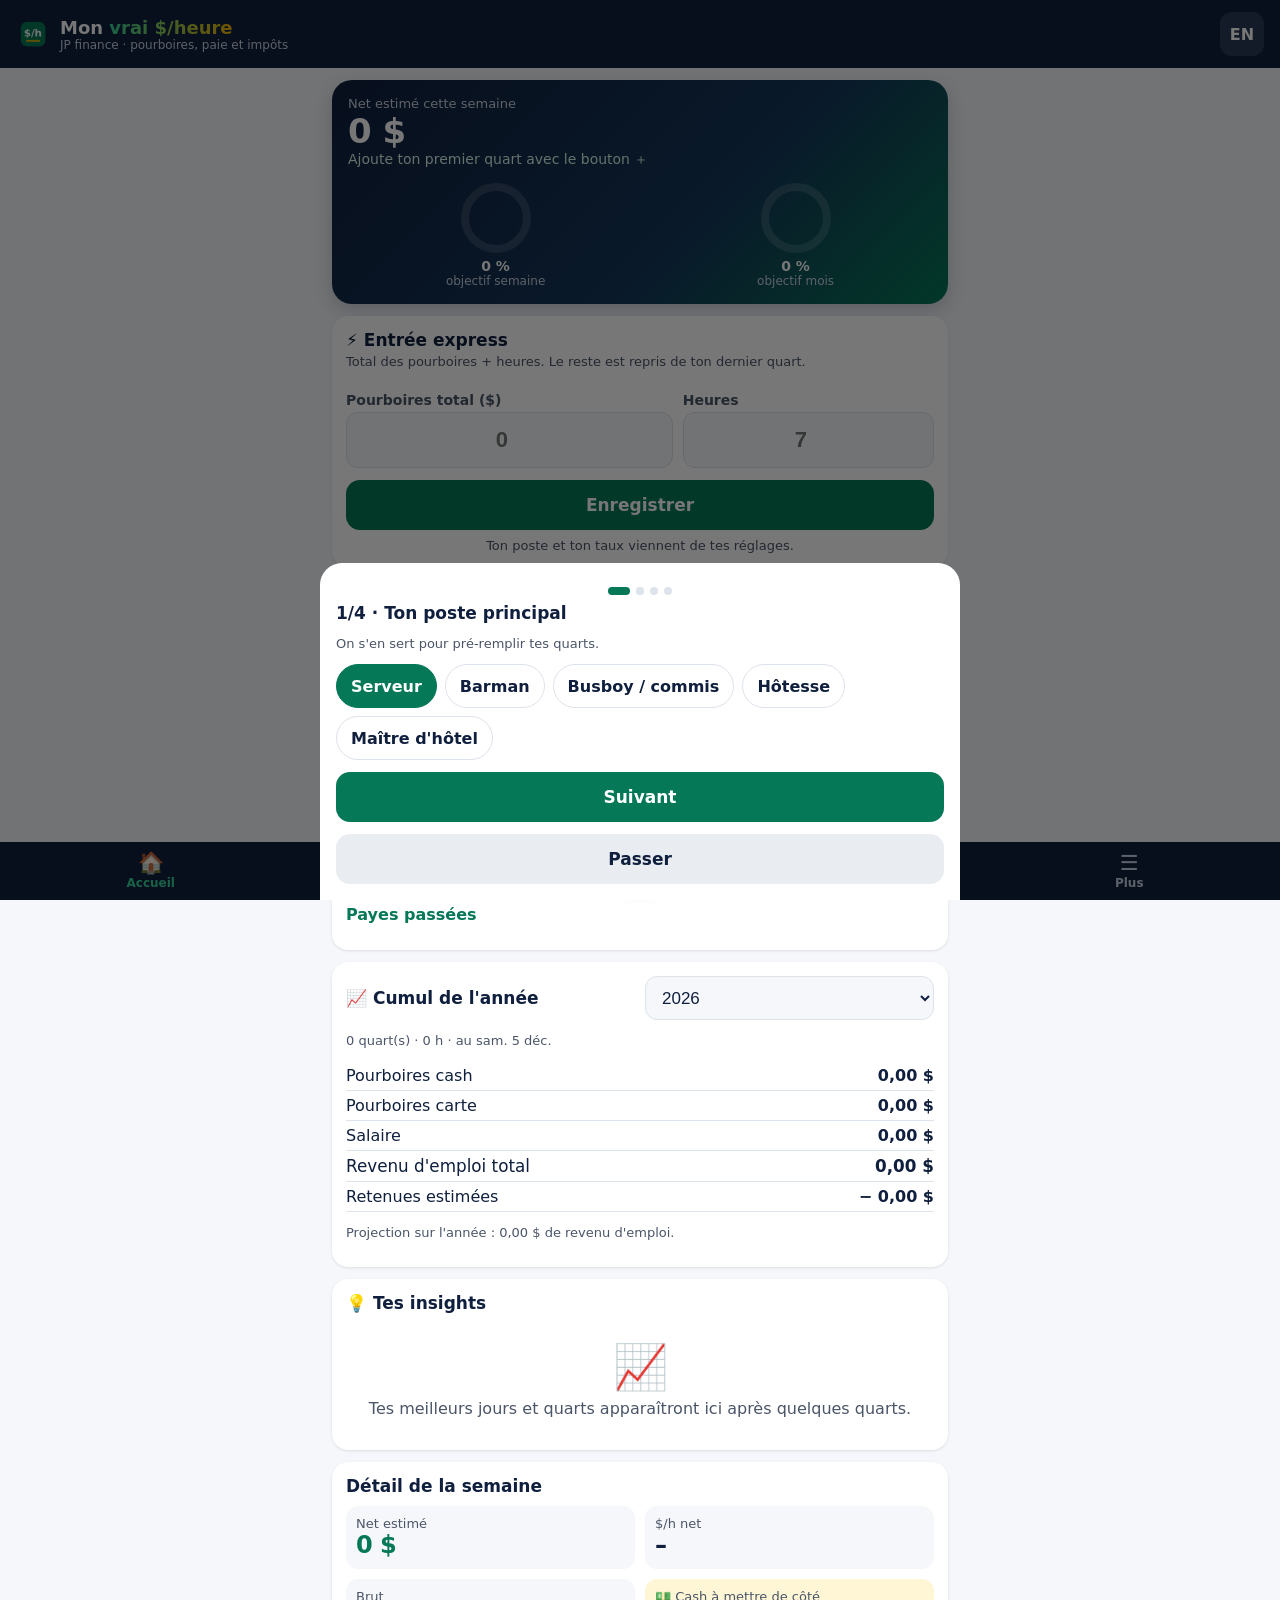
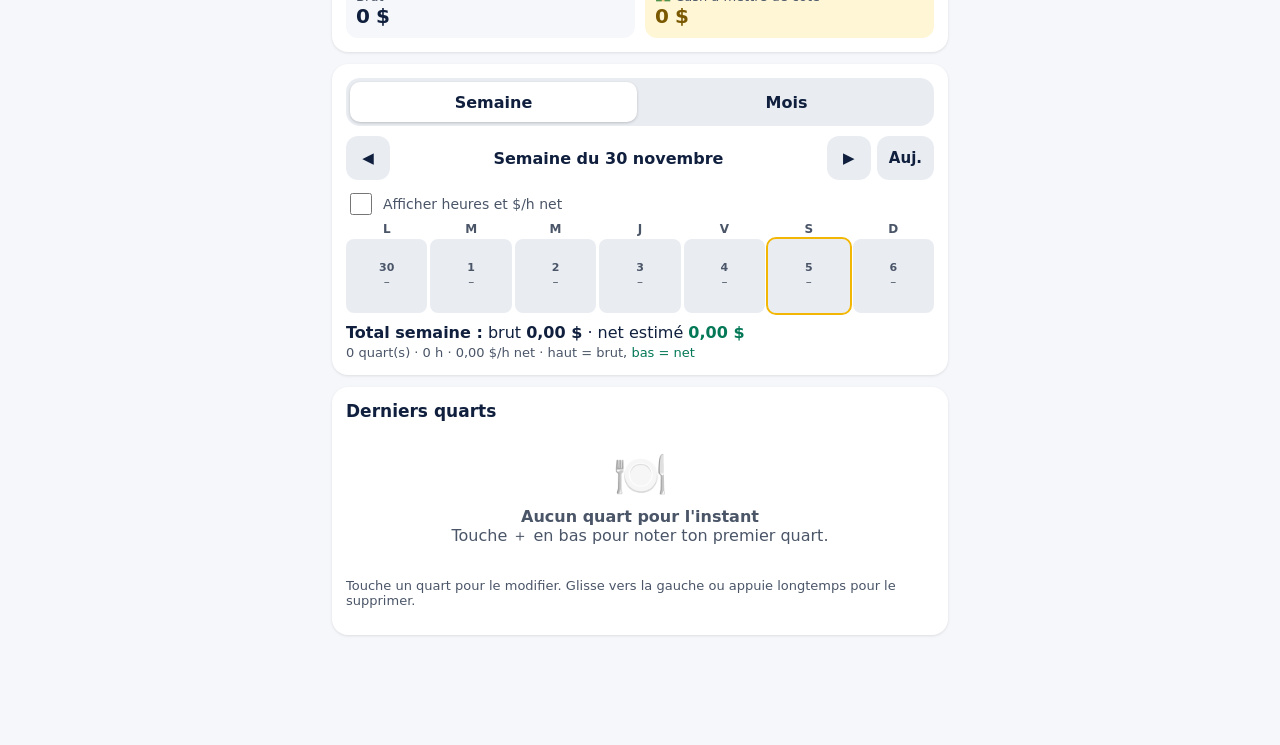
<file: index.html>
<!doctype html>
<html lang="fr-CA">
  <head>
    <meta charset="utf-8" />
    <meta name="viewport" content="width=device-width,initial-scale=1,viewport-fit=cover" />
    <meta
      http-equiv="Content-Security-Policy"
      content="default-src 'self'; script-src 'self'; style-src 'self' 'unsafe-inline'; img-src 'self' data: blob:; font-src 'self'; connect-src 'self'; manifest-src 'self'; worker-src 'self'; object-src 'none'; base-uri 'none'; form-action 'none'"
    />
    <meta name="referrer" content="no-referrer" />
    <title>Mon vrai $/heure – JP finance</title>
    <meta
      name="description"
      content="Calcule ton vrai salaire horaire avec tes pourboires, tes retenues 2026 du Québec et ton budget. Gratuit, sans pub, hors ligne."
    />
    <meta name="theme-color" content="#0F1F3D" />
    <meta name="color-scheme" content="light dark" />
    <meta name="apple-mobile-web-app-capable" content="yes" />
    <meta name="mobile-web-app-capable" content="yes" />
    <meta name="apple-mobile-web-app-title" content="Vrai $/h" />
    <meta name="apple-mobile-web-app-status-bar-style" content="black-translucent" />
    <meta property="og:type" content="website" />
    <meta property="og:title" content="Mon vrai $/heure – JP finance" />
    <meta
      property="og:description"
      content="Ton vrai $/heure avec pourboires et retenues du Québec. Gratuit, sans pub, hors ligne."
    />
    <meta property="og:image" content="og-image.png" />
    <meta property="og:locale" content="fr_CA" />
    <meta name="twitter:card" content="summary_large_image" />
    <link rel="icon" href="favicon.ico" sizes="any" />
    <link rel="icon" type="image/png" sizes="32x32" href="favicon-32.png" />
    <link rel="apple-touch-icon" href="apple-touch-icon.png" />
    <link
      rel="apple-touch-startup-image"
      href="splash/splash-1170x2532.png"
      media="(device-width: 390px) and (device-height: 844px) and (-webkit-device-pixel-ratio: 3)"
    />
    <link
      rel="apple-touch-startup-image"
      href="splash/splash-1179x2556.png"
      media="(device-width: 393px) and (device-height: 852px) and (-webkit-device-pixel-ratio: 3)"
    />
    <link
      rel="apple-touch-startup-image"
      href="splash/splash-1290x2796.png"
      media="(device-width: 430px) and (device-height: 932px) and (-webkit-device-pixel-ratio: 3)"
    />
    <link
      rel="apple-touch-startup-image"
      href="splash/splash-1125x2436.png"
      media="(device-width: 375px) and (device-height: 812px) and (-webkit-device-pixel-ratio: 3)"
    />
    <link
      rel="apple-touch-startup-image"
      href="splash/splash-750x1334.png"
      media="(device-width: 375px) and (device-height: 667px) and (-webkit-device-pixel-ratio: 2)"
    />
    <link rel="manifest" href="manifest.webmanifest" />
    <link rel="stylesheet" href="styles.css" />
    <link rel="modulepreload" href="src/calc.js" />
    <link rel="modulepreload" href="src/taxes.js" />
    <link rel="modulepreload" href="src/storage.js" />
    <script type="module" src="src/ui.js"></script>
  </head>
  <body>
    <a class="skip" href="#main">Aller au contenu</a>
    <header>
      <img src="icon-192.png" alt="" />
      <h1>Mon <b class="logo">vrai $/heure</b><small>JP finance · pourboires, paie et impôts</small></h1>
      <span class="badge" id="off" role="status">Hors ligne</span
      ><button class="lang" id="lang" aria-label="EN : changer de langue (English)">EN</button>
    </header>
    <main id="main" tabindex="-1">
      <div class="bandeau" id="rappel" role="status">
        <span>🛟 Pense à sauvegarder tes données (dernière sauvegarde il y a plus de 7 jours).</span
        ><button class="mini" id="rappel-b">Sauvegarder</button>
      </div>
      <div class="bandeau maj" id="maj" role="alert">
        <span>✨ Nouvelle version disponible</span><button class="mini" id="maj-b">Mettre à jour</button>
      </div>
      <section id="s-accueil" class="on">
        <div class="hero" id="hero">
          <div class="l">Net estimé cette semaine</div>
          <div class="v" id="h-net">0 $</div>
          <div class="s" id="h-sub">Ajoute ton premier quart avec le bouton ＋</div>
          <div class="rings">
            <div class="ring">
              <svg width="74" height="74" viewBox="0 0 74 74" aria-hidden="true">
                <circle cx="37" cy="37" r="31" stroke="#ffffff22" stroke-width="8" fill="none" />
                <circle
                  id="rg-s"
                  cx="37"
                  cy="37"
                  r="31"
                  stroke="#34D399"
                  stroke-width="8"
                  fill="none"
                  stroke-linecap="round"
                  stroke-dasharray="194.8"
                  stroke-dashoffset="194.8"
                  transform="rotate(-90 37 37)"
                /></svg
              ><b id="rg-st">0 %</b>objectif semaine
            </div>
            <div class="ring">
              <svg width="74" height="74" viewBox="0 0 74 74" aria-hidden="true">
                <circle cx="37" cy="37" r="31" stroke="#ffffff22" stroke-width="8" fill="none" />
                <circle
                  id="rg-m"
                  cx="37"
                  cy="37"
                  r="31"
                  stroke="#F2B705"
                  stroke-width="8"
                  fill="none"
                  stroke-linecap="round"
                  stroke-dasharray="194.8"
                  stroke-dashoffset="194.8"
                  transform="rotate(-90 37 37)"
                /></svg
              ><b id="rg-mt">0 %</b>objectif mois
            </div>
          </div>
        </div>
        <div class="card" id="exp-card">
          <h2>⚡ Entrée express</h2>
          <p class="note" style="margin-top: -6px">
            Total des pourboires + heures. Le reste est repris de ton dernier quart.
          </p>
          <div class="chips" id="x-jobs" style="margin-bottom: 8px"></div>
          <div class="express">
            <div>
              <label for="x-tot">Pourboires total ($)</label
              ><input id="x-tot" type="number" inputmode="decimal" step="0.01" placeholder="0" />
            </div>
            <div><label for="x-h">Heures</label><input id="x-h" type="number" inputmode="decimal" step="0.25" /></div>
          </div>
          <button class="btn" id="x-save">Enregistrer</button>
          <p class="note" id="x-info" style="text-align: center; margin: 8px 0 0"></p>
        </div>
        <div class="card" id="paye-c">
          <h2 id="paye-t">💵 Prochaine paye</h2>
          <div id="paye"></div>
          <details id="paye-pd">
            <summary>Payes passées</summary>
            <div id="paye-p"></div>
          </details>
        </div>
        <div class="card">
          <div class="row" style="align-items: center">
            <h2 style="margin: 0">📈 Cumul de l'année</h2>
            <select id="ytd-a" aria-label="Année du cumul"></select>
          </div>
          <div id="ytd"></div>
        </div>
        <div class="card">
          <h2>💡 Tes insights</h2>
          <div id="ins"></div>
        </div>
        <div class="card">
          <h2>Détail de la semaine</h2>
          <div class="kpi">
            <div>
              <div class="l">Net estimé</div>
              <div class="v vert" id="k-net">–</div>
            </div>
            <div>
              <div class="l">$/h net</div>
              <div class="v" id="k-h">–</div>
            </div>
            <div>
              <div class="l">Brut</div>
              <div class="v" id="k-brut" style="font-size: 20px">–</div>
            </div>
            <div style="background: var(--goldBg)">
              <div class="l">💵 Cash à mettre de côté</div>
              <div class="v or" id="k-cash" style="font-size: 20px">–</div>
            </div>
          </div>
          <button class="btn sec" id="rep" style="margin-top: 10px">↻ Répéter le dernier quart</button>
        </div>
        <div class="card">
          <div class="seg"><button id="g-sem" class="on">Semaine</button><button id="g-mois">Mois</button></div>
          <div class="nav3">
            <button class="mini" id="g-prev" aria-label="Période précédente">◀</button><b id="g-titre"></b
            ><button class="mini" id="g-next" aria-label="Période suivante">▶</button
            ><button class="mini" id="g-auj">Auj.</button>
          </div>
          <label style="font-weight: 500; display: flex; gap: 8px; align-items: center"
            ><input type="checkbox" id="g-det" style="width: 22px; min-height: 22px" /> Afficher heures et $/h
            net</label
          >
          <div id="grille"></div>
          <div id="g-tot"></div>
          <div id="g-jour"></div>
        </div>
        <div class="card">
          <h2>Derniers quarts</h2>
          <div class="liste" id="recent"></div>
          <p class="note">
            Touche un quart pour le modifier. Glisse vers la gauche ou appuie longtemps pour le supprimer.
          </p>
        </div>
      </section>
      <section id="s-quarts">
        <div class="card">
          <h2>Tous mes quarts</h2>
          <div class="liste" id="list"></div>
        </div>
        <div class="card">
          <h2>Par semaine</h2>
          <canvas id="chart" width="600" height="170"></canvas>
          <div id="wktable"></div>
        </div>
        <div class="card">
          <h2>Par mois</h2>
          <div id="mo"></div>
        </div>
        <div class="card">
          <h2>Par emploi</h2>
          <div id="byjob"></div>
        </div>
        <div class="card">
          <h2>Moyenne par poste</h2>
          <div id="byrole"></div>
        </div>
        <div class="card">
          <h2>Moyenne par jour</h2>
          <div id="byday"></div>
        </div>
      </section>
      <section id="s-impot">
        <div class="card">
          <p class="note">
            <span class="pill">Estimation seulement, pas un conseil fiscal</span> Calcul simplifié (montants personnels
            de base, taux moyen annualisé). Tes vraies retenues dépendent de ta paie, de tes formulaires TD1/TP-1015.3
            et de ta déclaration.
          </p>
          <div id="imp-hyp" class="note"></div>
        </div>
        <div class="card">
          <div class="row" style="align-items: center">
            <h2 style="margin: 0">📈 Cumul de l'année</h2>
            <select id="ytd2-a" aria-label="Année du cumul (impôts)"></select>
          </div>
          <div id="ytd2"></div>
        </div>
        <div class="card" id="t4-c">
          <h2>🧾 Aperçu T4 / Relevé 1 (estimation)</h2>
          <div id="t4"></div>
        </div>
        <div class="card">
          <h2>📅 Total sur une période</h2>
          <div class="row">
            <div><label for="tp-du">Du</label><input type="date" id="tp-du" /></div>
            <div><label for="tp-au">Au</label><input type="date" id="tp-au" /></div>
          </div>
          <div id="tp"></div>
        </div>
        <div class="card">
          <h2>Cette semaine</h2>
          <div id="imp-wk"></div>
        </div>
        <div class="card">
          <h2>Ce mois-ci</h2>
          <div id="imp-mo"></div>
        </div>
        <div class="card">
          <h2>📄 Sommaire annuel (style T4 / RL-1)</h2>
          <div class="chips" id="an-chips" style="margin-bottom: 8px"></div>
          <div id="annuel"></div>
        </div>
        <div class="card">
          <h2>Par quart (10 derniers)</h2>
          <div id="imp-list"></div>
        </div>
        <div class="card">
          <h2>D'où viennent les chiffres (2026)</h2>
          <ul class="note">
            <li>
              Fédéral : 14 % jusqu'à 58 523 $, 20,5 % jusqu'à 117 045 $, 26 %, 29 %, 33 % ; montant personnel 16 452 $ ;
              abattement du Québec 16,5 %.
              <a
                href="https://www.canada.ca/fr/agence-revenu/services/impot/particuliers/taux-imposition-tranches/annee-courante.html"
                target="_blank"
                rel="noopener"
                >canada.ca</a
              >
            </li>
            <li>
              Québec : 14 % jusqu'à 54 345 $, 19 % jusqu'à 108 680 $, 24 % jusqu'à 132 245 $, 25,75 % ; montant
              personnel 18 952 $ ; déduction pour travailleurs 6 % (max 1 450 $).
              <a
                href="https://www.revenuquebec.ca/fr/citoyens/declaration-de-revenus/produire-votre-declaration-de-revenus/taux-dimposition/"
                target="_blank"
                rel="noopener"
                >revenuquebec.ca</a
              >
            </li>
            <li>
              RRQ : 6,30 % de 3 500 $ à 74 600 $ (max 4 479,30 $) + 2<sup>e</sup> cotisation supplémentaire 4 % de 74
              600 $ à 85 000 $ (max 416 $). RQAP : 0,430 % jusqu'à 103 000 $.
              <a
                href="https://www.revenuquebec.ca/fr/entreprises/retenues-a-la-source-et-cotisations-de-lemployeur/employeur-principaux-changements-2026/"
                target="_blank"
                rel="noopener"
                >revenuquebec.ca</a
              >
            </li>
            <li>
              Assurance-emploi (taux Québec) : 1,30 % jusqu'à 68 900 $ (max 895,70 $).
              <a
                href="https://www.canada.ca/fr/agence-revenu/services/formulaires-publications/retenues-paie/t4032-tables-retenues-paie/t4032qc-jan/t4032qc-janvier-renseignements-generaux.html"
                target="_blank"
                rel="noopener"
                >canada.ca</a
              >
            </li>
            <li>Vérifié le 14 octobre 2026. Taux modifiables dans Réglages.</li>
          </ul>
        </div>
        <div class="card">
          <h2>Pourboires et impôts (Québec)</h2>
          <ul class="note">
            <li>
              Les pourboires sont un <b>revenu imposable</b>, en argent comptant ou par carte (Revenu Québec et ARC).
            </li>
            <li>
              Dans un établissement visé (restaurant, bar, hôtel…), tu dois déclarer par écrit à ton employeur la
              totalité de tes pourboires à chaque période de paie (formulaire <b>TP-1019.4</b> ou équivalent).
            </li>
            <li>
              L'employeur les ajoute à ton salaire pour les retenues et ton relevé 1. Si tes pourboires déclarés sont
              sous 8 % des ventes visées, il peut devoir t'attribuer un montant.
            </li>
            <li>
              Déclarer tous tes pourboires peut améliorer certaines protections (assurance-emploi, RQAP, vacances,
              fériés).
            </li>
            <li>
              Le salaire minimum au pourboire ne s'applique qu'aux salariés qui reçoivent habituellement des pourboires
              ; sinon, c'est le taux général.
            </li>
          </ul>
          <p class="note">
            Pour ta situation :
            <a
              href="https://www.revenuquebec.ca/fr/citoyens/situation-de-vie/travail/pourboires/"
              target="_blank"
              rel="noopener"
              >Revenu Québec – pourboires</a
            >, l'ARC ou un professionnel.
          </p>
        </div>
      </section>
      <section id="s-budget">
        <div class="card">
          <h2>Tes dépenses d'un mois normal</h2>
          <div id="exp"></div>
          <button class="mini" id="addexp" style="margin-top: 8px">+ Ajouter une ligne</button>
          <p>
            <b>Total : <span id="exptot"></span></b>
          </p>
        </div>
        <div class="card">
          <h2>Ce que tu reçois vraiment</h2>
          <p class="note">
            Revenu brut suivi par mois. Méthode du « salaire fixe » : tu te verses un montant stable basé sur ta moyenne
            des 3 derniers mois, et le surplus va au coussin.
          </p>
          <div id="bud"></div>
        </div>
      </section>
      <section id="s-param">
        <div class="card">
          <h2>Réglages</h2>
          <label for="p-name">Ton nom (facultatif)</label><input id="p-name" />
          <div class="row">
            <div>
              <label for="p-mintip">Minimum au pourboire ($/h)</label
              ><input type="number" step="0.01" inputmode="decimal" id="p-mintip" />
            </div>
            <div>
              <label for="p-mingen">Minimum général ($/h)</label
              ><input type="number" step="0.01" inputmode="decimal" id="p-mingen" />
            </div>
          </div>
          <p class="note">
            Par défaut : <b>13,30 $</b> (pourboire) et <b>16,60 $</b> (général), en vigueur depuis le 1<sup>er</sup> mai
            2026, vérifiés le 14 octobre 2026. Sources :
            <a
              href="https://www.cnesst.gouv.qc.ca/fr/conditions-travail/salaire-paye/salaire"
              target="_blank"
              rel="noopener"
              >CNESST</a
            >,
            <a
              href="https://www.quebec.ca/nouvelles/actualites/details/hausse-du-salaire-minimum-des-aujourdhui-le-taux-general-du-salaire-minimum-setablit-a-1660-lheure-70097"
              target="_blank"
              rel="noopener"
              >Québec.ca</a
            >.
          </p>
          <label>Taux de base par poste</label>
          <div id="p-roles"></div>
          <div class="row">
            <div><label for="p-goal">Objectif $/h</label><input type="number" inputmode="decimal" id="p-goal" /></div>
            <div>
              <label for="p-cush">Coussin visé (mois)</label><input type="number" inputmode="decimal" id="p-cush" />
            </div>
          </div>
          <label for="p-cush0">Coussin de départ ($)</label><input type="number" inputmode="decimal" id="p-cush0" />
          <div class="row">
            <div>
              <label for="p-os">Objectif net / semaine ($)</label><input type="number" inputmode="decimal" id="p-os" />
            </div>
            <div>
              <label for="p-om">Objectif net / mois ($)</label><input type="number" inputmode="decimal" id="p-om" />
            </div>
          </div>
          <label for="p-jobs">Mes emplois / restos (un par ligne)</label
          ><textarea id="p-jobs" rows="3" placeholder="Gaspar&#10;Bar du coin"></textarea>
          <h2 style="margin-top: 18px">Impôts (estimation)</h2>
          <label for="p-rev">Revenu annuel estimé ($, vide = calculé à partir de tes quarts)</label
          ><input type="number" inputmode="decimal" id="p-rev" />
          <label for="p-decl">Pourboires cash déclarés (%)</label
          ><input type="number" inputmode="decimal" id="p-decl" min="0" max="100" />
          <p class="note">
            La loi t'oblige à déclarer à ton employeur 100 % de tes pourboires (TP-1019.4). Un % plus bas sert seulement
            à voir l'écart à prévoir.
          </p>
          <label style="display: flex; gap: 8px; align-items: center; font-weight: 500"
            ><input type="checkbox" id="p-r8" style="width: 22px; min-height: 22px" /> Appliquer la règle des 8 %
            (attribution par l'employeur)</label
          >
          <h2 style="margin-top: 18px">💵 Ta paie</h2>
          <div class="row">
            <div>
              <label for="p-pf">Fréquence</label
              ><select id="p-pf">
                <option value="sem">Hebdomadaire</option>
                <option value="2sem">Aux deux semaines</option>
                <option value="bimens">Deux fois par mois (15 et fin du mois)</option>
                <option value="mens">Mensuelle</option>
              </select>
            </div>
            <div>
              <label for="p-pj">Jour de paye</label
              ><select id="p-pj">
                <option value="1">Lundi</option>
                <option value="2">Mardi</option>
                <option value="3">Mercredi</option>
                <option value="4">Jeudi</option>
                <option value="5">Vendredi</option>
                <option value="6">Samedi</option>
                <option value="0">Dimanche</option>
              </select>
            </div>
          </div>
          <div class="row">
            <div><label for="p-pr">Une date de paye (référence)</label><input type="date" id="p-pr" /></div>
            <div>
              <label for="p-pd">Jours entre fin de période et paye</label
              ><input type="number" inputmode="numeric" min="0" max="31" id="p-pd" />
            </div>
          </div>
          <p class="note">Par défaut : la période se termine le dimanche avant la paye (5 jours avant un vendredi).</p>
          <label for="p-taux">Ajuster les taux 2026 (JSON, avancé)</label
          ><textarea id="p-taux" rows="3" style="font-size: 13px; font-family: monospace"></textarea>
          <p class="note">
            Ex. {"aeTaux":0.013}. Vide = taux officiels 2026. Estimation seulement, pas un conseil fiscal.
          </p>
          <button class="btn" id="psave">Enregistrer</button>
          <button class="btn sec" id="csv">Exporter en CSV</button>
          <h2 style="margin-top: 18px">🛟 Sauvegarde (aucune perte de données)</h2>
          <p class="note">
            Tes données restent sur ton téléphone. Fais une sauvegarde de temps en temps (Fichiers, iCloud Drive,
            courriel à toi-même).
          </p>
          <button class="btn" id="bk">⬇️ Sauvegarder (fichier .json)</button
          ><button class="btn sec" id="rs">⬆️ Restaurer une sauvegarde</button
          ><input type="file" id="rs-f" accept=".json,application/json" hidden />
          <p class="note" id="bk-info"></p>
          <h2 style="margin-top: 18px">📥 Importer depuis une autre appli (CSV)</h2>
          <p class="note">
            Just The Tips, TipSee, ServerLife ou un tableur. Les colonnes sont détectées automatiquement ; tu peux les
            corriger avant d'importer. Les quarts déjà importés ne sont pas dupliqués.
          </p>
          <button class="btn sec" id="csv-b">📄 Choisir un fichier CSV</button
          ><input type="file" id="csv-f" accept=".csv,text/csv" hidden />
          <div id="csv-zone" hidden>
            <p class="note" id="csv-src"></p>
            <div class="row">
              <div><label for="csv-job">Emploi si non nommé</label><input id="csv-job" value="Gaspar" /></div>
              <div>
                <label for="csv-taux">Taux si salaire absent ($/h)</label
                ><input id="csv-taux" type="number" inputmode="decimal" step="0.01" value="13.30" />
              </div>
            </div>
            <label class="chk"
              ><input type="checkbox" id="csv-ret" /> La colonne Tip-out = retenues d'impôt (ignorer)</label
            >
            <details id="csv-map-d">
              <summary>Correspondance des colonnes</summary>
              <div id="csv-map"></div>
            </details>
            <div id="csv-prev"></div>
            <button class="btn" id="csv-ok">Fusionner avec mes quarts</button>
          </div>
          <h2 style="margin-top: 18px">🔒 Verrou NIP (facultatif)</h2>
          <p class="note">
            Un NIP de 4 à 6 chiffres cache tes montants quand tu ouvres l'appli. Ce n'est pas du chiffrement.
          </p>
          <div class="row">
            <input
              type="password"
              inputmode="numeric"
              id="p-pin"
              placeholder="Nouveau NIP"
              aria-label="Nouveau NIP"
            /><button class="mini" id="p-pinb">Activer</button>
          </div>
          <button class="mini" id="p-pinoff" style="margin-top: 8px">Retirer le NIP</button>
          <h2 style="margin-top: 18px">🧰 Journal d'erreurs (soutien)</h2>
          <p class="note">
            Si un problème survient, exporte ce journal et envoie-le à JP finance. Il ne contient aucun montant.
          </p>
          <pre class="log" id="log" aria-live="polite"></pre>
          <div class="row">
            <button class="mini" id="log-x">Exporter le journal</button><button class="mini" id="log-c">Vider</button>
          </div>
          <p class="note" style="margin-top: 14px">
            <a href="confidentialite.html">Politique de confidentialité</a> ·
            <a href="conditions.html">Conditions et avis</a> · Version <span id="ver">9.0.0</span>
          </p>
          <button class="btn sec" id="demo">Charger des exemples</button>
          <button class="btn sec" id="reonb">Revoir l'accueil (3 étapes)</button>
          <button class="mini" id="wipe" style="margin-top: 16px; color: var(--warn)">
            Effacer toutes les données
          </button>
          <p class="note">Tes données restent sur ton téléphone seulement.</p>
        </div>
      </section>
    </main>
    <nav aria-label="Navigation principale">
      <button data-s="s-accueil" class="on"><span>🏠</span>Accueil</button
      ><button data-s="s-quarts"><span>📋</span>Quarts</button
      ><button class="plus" id="nav-plus" aria-label="Quart : ajouter un quart"><i>＋</i><em>Quart</em></button
      ><button data-s="s-impot"><span>🧾</span>Impôts</button
      ><button data-s="s-budget,s-param"><span>☰</span>Plus</button>
    </nav>
    <div class="lock" id="lock">
      <div style="font-size: 48px">🔒</div>
      <h2>Mon vrai $/heure</h2>
      <p>Entre ton NIP</p>
      <input type="password" inputmode="numeric" id="lk" autocomplete="off" aria-label="NIP" />
      <p id="lk-e" style="color: #f87171; min-height: 20px"></p>
    </div>
    <div class="sheet" id="sheet" aria-hidden="true" role="dialog" aria-modal="true" aria-labelledby="sh-t">
      <div class="in">
        <div class="hd">
          <h2 id="sh-t">Nouveau quart</h2>
          <button class="mini" id="sh-x" aria-label="Fermer">✕</button>
        </div>
        <div class="chips" id="f-jobs" style="margin-top: 10px"></div>
        <div class="chips" id="f-roles" style="margin-top: 10px"></div>
        <div class="row">
          <div><label for="f-date">Date</label><input type="date" id="f-date" /></div>
          <div>
            <label for="f-rate">Taux de base ($/h)</label
            ><input type="number" step="0.01" inputmode="decimal" id="f-rate" />
          </div>
        </div>
        <label for="f-hours">Heures</label>
        <div class="step">
          <button id="h-m" aria-label="Moins 15 minutes">−</button
          ><input type="number" step="0.25" min="0" inputmode="decimal" id="f-hours" placeholder="0" /><button
            id="h-p"
            aria-label="Plus 15 minutes"
          >
            +
          </button>
        </div>
        <div class="chips" id="h-chips" style="margin-top: 8px"></div>
        <div class="row">
          <div>
            <label for="f-card">💳 Pourb. carte ($)</label
            ><input type="number" step="0.01" inputmode="decimal" id="f-card" placeholder="0" />
          </div>
          <div>
            <label for="f-cash">💵 Pourb. cash ($)</label
            ><input type="number" step="0.01" inputmode="decimal" id="f-cash" placeholder="0" />
          </div>
        </div>
        <label>Tip-out remis (% des ventes)</label>
        <div class="chips" id="to-chips"></div>
        <div id="sales-wrap">
          <label for="f-sales">Ventes du quart ($)</label
          ><input
            type="number"
            step="0.01"
            inputmode="decimal"
            id="f-sales"
            placeholder="Pour calculer le tip-out en %"
          />
        </div>
        <details id="more">
          <summary>Plus d'options</summary>
          <div class="row">
            <div>
              <label for="f-todir">Tip-out</label
              ><select id="f-todir">
                <option value="donne">Je remets</option>
                <option value="recu">Je reçois</option>
              </select>
            </div>
            <div>
              <label for="f-tomode">Calcul</label
              ><select id="f-tomode">
                <option value="pctVentes">% des ventes</option>
                <option value="pctPourboires">% des pourboires</option>
                <option value="montant">Montant ($)</option>
              </select>
            </div>
          </div>
          <label for="f-toval">Valeur du tip-out (% ou $)</label
          ><input type="number" step="0.01" inputmode="decimal" id="f-toval" /> <label for="f-notes">Notes</label
          ><input id="f-notes" placeholder="Terrasse, fête privée…" />
        </details>
        <div class="card" style="margin: 12px 0 0; background: #0f1f3d; color: #fff">
          <div class="row">
            <div>
              <div class="note" style="color: #c9d3e3">Brut</div>
              <div class="big" id="pv-b">–</div>
            </div>
            <div>
              <div class="note" style="color: #c9d3e3">Net estimé</div>
              <div class="big" id="pv-n" style="color: #34d399">–</div>
            </div>
          </div>
          <div id="pv-d" class="note" style="color: #c9d3e3"></div>
        </div>
        <button class="btn" id="save">Enregistrer</button
        ><button class="btn sec" id="sh-rep">↻ Remplir comme le dernier quart</button>
        <button class="btn sec" id="sh-del" style="color: var(--warn); display: none">Supprimer ce quart</button>
      </div>
    </div>
    <div class="sheet onb" id="onb" role="dialog" aria-modal="true" aria-labelledby="onb-t">
      <div class="in">
        <div class="dots"><i></i><i></i><i></i><i></i></div>
        <h2 id="onb-t"></h2>
        <div id="onb-b"></div>
        <button class="btn" id="onb-n">Suivant</button><button class="btn sec" id="onb-s">Passer</button>
      </div>
    </div>
    <div class="toast" id="toast" role="status"><span id="toast-t"></span><button id="toast-u">Annuler</button></div>
  </body>
</html>
</file>
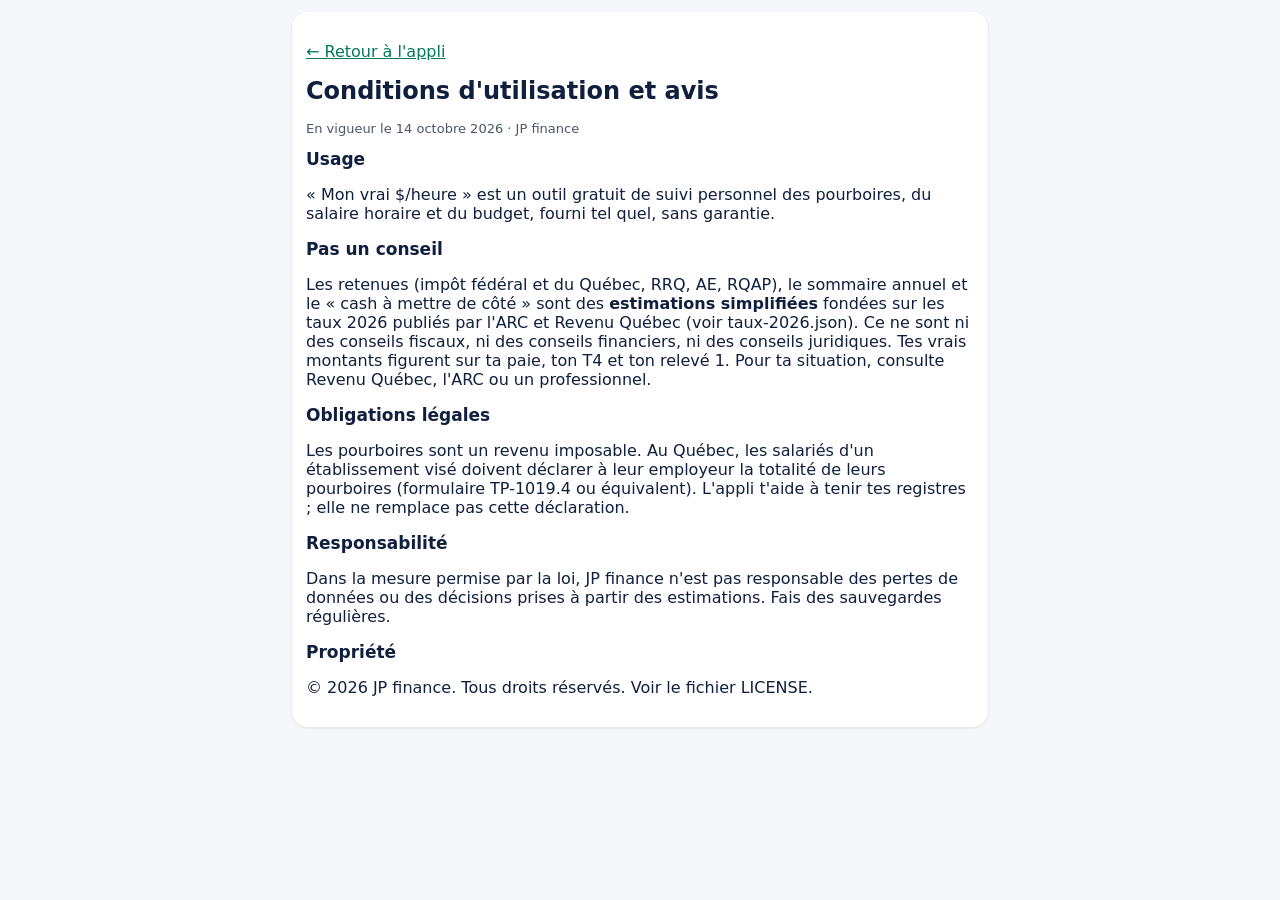
<file: conditions.html>
<!doctype html>
<html lang="fr-CA">
  <head>
    <meta charset="utf-8" />
    <meta name="viewport" content="width=device-width,initial-scale=1" />
    <meta
      http-equiv="Content-Security-Policy"
      content="default-src 'self'; style-src 'self'; img-src 'self'; object-src 'none'; base-uri 'none'; form-action 'none'"
    />
    <title>Conditions et avis – Mon vrai $/heure</title>
    <link rel="icon" href="favicon.ico" />
    <link rel="stylesheet" href="styles.css" />
  </head>
  <body>
    <main id="main" class="doc">
      <div class="card">
        <p><a href="./">← Retour à l'appli</a></p>
        <h1>Conditions d'utilisation et avis</h1>
        <p class="note">En vigueur le 14 octobre 2026 · JP finance</p>
        <h2>Usage</h2>
        <p>
          « Mon vrai $/heure » est un outil gratuit de suivi personnel des pourboires, du salaire horaire et du budget,
          fourni tel quel, sans garantie.
        </p>
        <h2>Pas un conseil</h2>
        <p>
          Les retenues (impôt fédéral et du Québec, RRQ, AE, RQAP), le sommaire annuel et le « cash à mettre de côté »
          sont des <b>estimations simplifiées</b> fondées sur les taux 2026 publiés par l'ARC et Revenu Québec (voir
          taux-2026.json). Ce ne sont ni des conseils fiscaux, ni des conseils financiers, ni des conseils juridiques.
          Tes vrais montants figurent sur ta paie, ton T4 et ton relevé 1. Pour ta situation, consulte Revenu Québec,
          l'ARC ou un professionnel.
        </p>
        <h2>Obligations légales</h2>
        <p>
          Les pourboires sont un revenu imposable. Au Québec, les salariés d'un établissement visé doivent déclarer à
          leur employeur la totalité de leurs pourboires (formulaire TP-1019.4 ou équivalent). L'appli t'aide à tenir
          tes registres ; elle ne remplace pas cette déclaration.
        </p>
        <h2>Responsabilité</h2>
        <p>
          Dans la mesure permise par la loi, JP finance n'est pas responsable des pertes de données ou des décisions
          prises à partir des estimations. Fais des sauvegardes régulières.
        </p>
        <h2>Propriété</h2>
        <p>© 2026 JP finance. Tous droits réservés. Voir le fichier LICENSE.</p>
      </div>
    </main>
  </body>
</html>
</file>
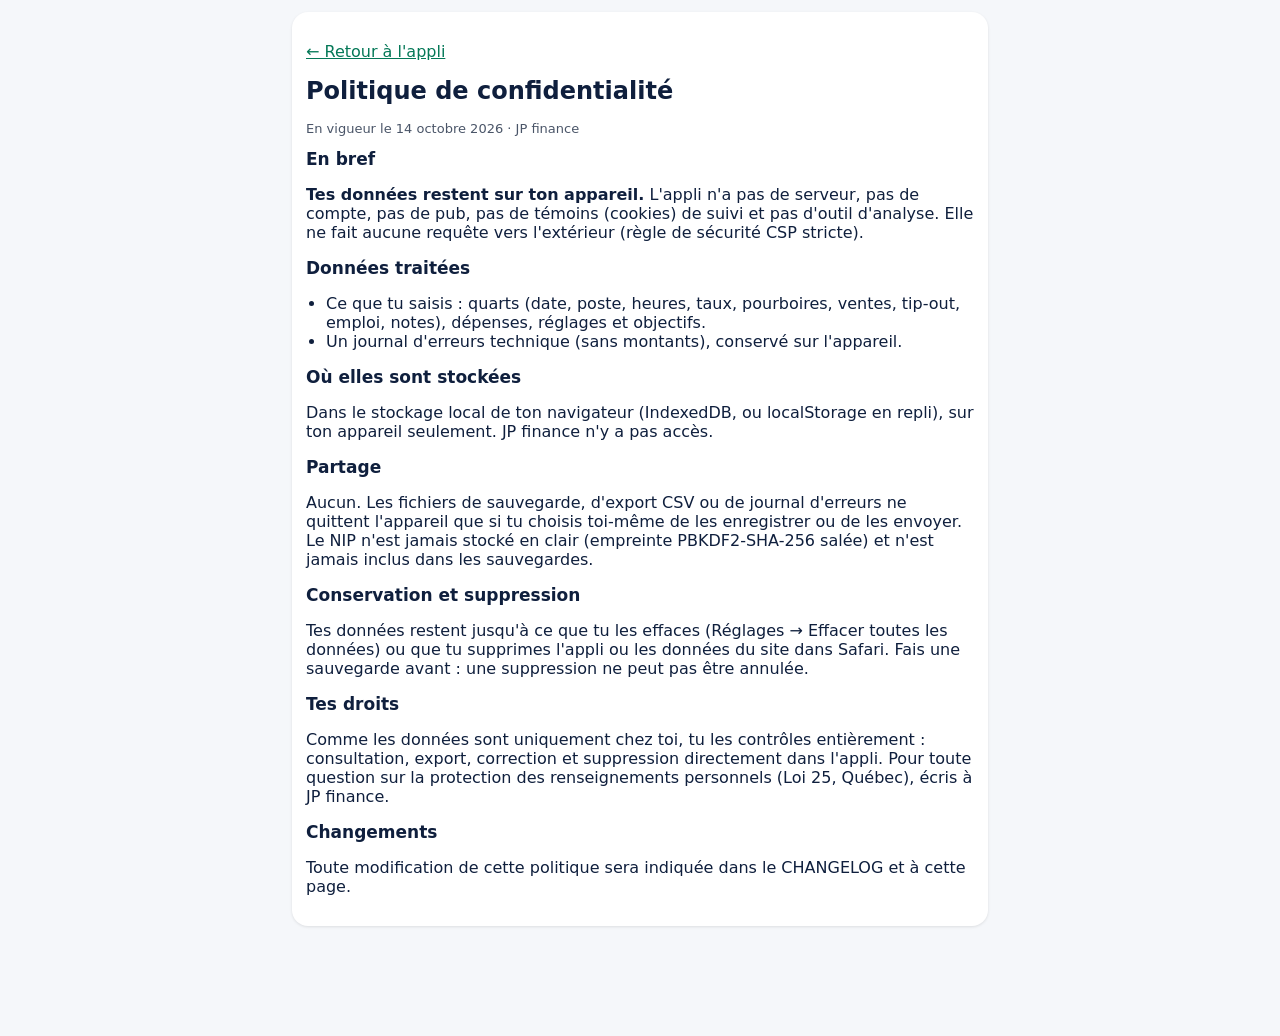
<file: confidentialite.html>
<!doctype html>
<html lang="fr-CA">
  <head>
    <meta charset="utf-8" />
    <meta name="viewport" content="width=device-width,initial-scale=1" />
    <meta
      http-equiv="Content-Security-Policy"
      content="default-src 'self'; style-src 'self'; img-src 'self'; object-src 'none'; base-uri 'none'; form-action 'none'"
    />
    <title>Politique de confidentialité – Mon vrai $/heure</title>
    <link rel="icon" href="favicon.ico" />
    <link rel="stylesheet" href="styles.css" />
  </head>
  <body>
    <main id="main" class="doc">
      <div class="card">
        <p><a href="./">← Retour à l'appli</a></p>
        <h1>Politique de confidentialité</h1>
        <p class="note">En vigueur le 14 octobre 2026 · JP finance</p>
        <h2>En bref</h2>
        <p>
          <b>Tes données restent sur ton appareil.</b> L'appli n'a pas de serveur, pas de compte, pas de pub, pas de
          témoins (cookies) de suivi et pas d'outil d'analyse. Elle ne fait aucune requête vers l'extérieur (règle de
          sécurité CSP stricte).
        </p>
        <h2>Données traitées</h2>
        <ul>
          <li>
            Ce que tu saisis : quarts (date, poste, heures, taux, pourboires, ventes, tip-out, emploi, notes), dépenses,
            réglages et objectifs.
          </li>
          <li>Un journal d'erreurs technique (sans montants), conservé sur l'appareil.</li>
        </ul>
        <h2>Où elles sont stockées</h2>
        <p>
          Dans le stockage local de ton navigateur (IndexedDB, ou localStorage en repli), sur ton appareil seulement. JP
          finance n'y a pas accès.
        </p>
        <h2>Partage</h2>
        <p>
          Aucun. Les fichiers de sauvegarde, d'export CSV ou de journal d'erreurs ne quittent l'appareil que si tu
          choisis toi-même de les enregistrer ou de les envoyer. Le NIP n'est jamais stocké en clair (empreinte
          PBKDF2-SHA-256 salée) et n'est jamais inclus dans les sauvegardes.
        </p>
        <h2>Conservation et suppression</h2>
        <p>
          Tes données restent jusqu'à ce que tu les effaces (Réglages → Effacer toutes les données) ou que tu supprimes
          l'appli ou les données du site dans Safari. Fais une sauvegarde avant : une suppression ne peut pas être
          annulée.
        </p>
        <h2>Tes droits</h2>
        <p>
          Comme les données sont uniquement chez toi, tu les contrôles entièrement : consultation, export, correction et
          suppression directement dans l'appli. Pour toute question sur la protection des renseignements personnels (Loi
          25, Québec), écris à JP finance.
        </p>
        <h2>Changements</h2>
        <p>Toute modification de cette politique sera indiquée dans le CHANGELOG et à cette page.</p>
      </div>
    </main>
  </body>
</html>
</file>
<file: styles.css>
:root {
  --bg: #f5f7fa;
  --card: #ffffff;
  --ink: #0f1f3d;
  --muted: #4a5568;
  --line: #dde3ea;
  --navy: #0f1f3d;
  --green: #047857;
  --greenBg: #e6f6ef;
  --on-green: #ffffff;
  --gold: #f2b705;
  --goldInk: #7a5800;
  --goldBg: #fff6d6;
  --warn: #b42318;
  --field: #f5f7fa;
  --grey: #e9edf2;
  --greyInk: #545d6b;
}
@media (prefers-color-scheme: dark) {
  :root {
    --bg: #0b1220;
    --card: #16213a;
    --ink: #e8edf5;
    --muted: #a9b4c6;
    --line: #2a3754;
    --navy: #0b1220;
    --green: #34d399;
    --greenBg: #123a2e;
    --on-green: #062a1e;
    --gold: #fbbf24;
    --goldInk: #fbbf24;
    --goldBg: #3a2f0e;
    --warn: #f87171;
    --field: #0f1a2e;
    --grey: #1c2740;
    --greyInk: #8090a8;
  }
}
* {
  box-sizing: border-box;
  -webkit-tap-highlight-color: transparent;
}
body {
  margin: 0;
  font-family: -apple-system, system-ui, 'Segoe UI', Roboto, sans-serif;
  background: var(--bg);
  color: var(--ink);
  padding-bottom: calc(86px + env(safe-area-inset-bottom));
}
header {
  background: #0f1f3d;
  color: #fff;
  padding: calc(12px + env(safe-area-inset-top)) calc(16px + env(safe-area-inset-right)) 12px
    calc(16px + env(safe-area-inset-left));
  display: flex;
  align-items: center;
  gap: 10px;
}
header img {
  width: 34px;
  height: 34px;
  border-radius: 9px;
}
header h1 {
  margin: 0;
  font-size: 18px;
}
header h1 b {
  color: #34d399;
}
header small {
  display: block;
  font-size: 12px;
  color: #c9d3e3;
  font-weight: 400;
}
main {
  padding: 12px calc(12px + env(safe-area-inset-right)) 12px calc(12px + env(safe-area-inset-left));
  max-width: 640px;
  margin: auto;
}
section {
  display: none;
}
section.on {
  display: block;
}
.card {
  background: var(--card);
  border-radius: 16px;
  padding: 14px;
  margin-bottom: 12px;
  box-shadow: 0 1px 3px #0000001a;
}
h2 {
  font-size: 17px;
  margin: 0 0 10px;
}
label {
  display: block;
  font-size: 14px;
  font-weight: 600;
  margin: 10px 0 4px;
  color: var(--muted);
}
input,
select,
textarea {
  width: 100%;
  min-height: 44px;
  padding: 10px 12px;
  font-size: 17px;
  border: 1px solid var(--line);
  border-radius: 12px;
  background: var(--field);
  color: var(--ink);
}
input:focus,
select:focus {
  outline: 3px solid var(--green);
  outline-offset: 1px;
}
.row {
  display: grid;
  grid-template-columns: 1fr 1fr;
  gap: 10px;
}
button {
  font: inherit;
  cursor: pointer;
}
.btn {
  background: var(--green);
  color: var(--on-green);
  border: 0;
  border-radius: 14px;
  min-height: 50px;
  padding: 12px 16px;
  font-size: 17px;
  font-weight: 700;
  width: 100%;
  margin-top: 12px;
}
.btn.sec {
  background: var(--grey);
  color: var(--ink);
}
.mini {
  min-height: 44px;
  min-width: 44px;
  padding: 8px 12px;
  border: 0;
  border-radius: 12px;
  background: var(--grey);
  color: var(--ink);
  font-size: 15px;
  font-weight: 600;
}
.chips {
  display: flex;
  flex-wrap: wrap;
  gap: 8px;
}
.chip {
  min-height: 44px;
  padding: 8px 14px;
  border-radius: 22px;
  border: 1px solid var(--line);
  background: var(--card);
  color: var(--ink);
  font-size: 16px;
  font-weight: 600;
}
.chip.on {
  background: var(--green);
  color: var(--on-green);
  border-color: var(--green);
}
.step {
  display: grid;
  grid-template-columns: 52px 1fr 52px;
  gap: 8px;
  align-items: center;
}
.step button {
  min-height: 48px;
  border-radius: 12px;
  border: 0;
  background: var(--grey);
  color: var(--ink);
  font-size: 24px;
  font-weight: 700;
}
.step input {
  text-align: center;
  font-size: 22px;
  font-weight: 700;
}
.kpi {
  display: grid;
  grid-template-columns: 1fr 1fr;
  gap: 10px;
}
.kpi > div {
  background: var(--field);
  border-radius: 12px;
  padding: 10px;
}
.kpi .v {
  font-size: 24px;
  font-weight: 800;
}
.kpi .l {
  font-size: 13px;
  color: var(--muted);
}
.vert {
  color: var(--green);
}
.or {
  color: var(--goldInk);
}
.low {
  color: var(--warn);
  font-weight: 700;
}
.note {
  font-size: 13px;
  color: var(--muted);
}
.pill {
  display: inline-block;
  background: var(--goldBg);
  color: var(--goldInk);
  padding: 3px 9px;
  border-radius: 20px;
  font-size: 12px;
  font-weight: 700;
}
table {
  width: 100%;
  border-collapse: collapse;
  font-size: 14px;
}
th,
td {
  padding: 8px 4px;
  text-align: right;
  border-bottom: 1px solid var(--line);
}
th:first-child,
td:first-child {
  text-align: left;
}
th {
  color: var(--muted);
  font-weight: 600;
}
.liste .it {
  position: relative;
  overflow: hidden;
  border-radius: 12px;
  margin-bottom: 8px;
  background: var(--warn);
}
.liste .it .del {
  position: absolute;
  right: 16px;
  top: 50%;
  transform: translateY(-50%);
  color: #fff;
  font-weight: 700;
}
.liste .it .fg {
  position: relative;
  background: var(--field);
  display: flex;
  align-items: center;
  gap: 10px;
  padding: 10px 12px;
  min-height: 56px;
  transition: transform 0.2s;
  touch-action: pan-y;
}
.it .d {
  font-weight: 700;
  min-width: 58px;
}
.it .m {
  flex: 1;
  font-size: 13px;
  color: var(--muted);
}
.it .t {
  text-align: right;
  font-weight: 700;
}
.it .t small {
  display: block;
  font-weight: 600;
}
nav {
  position: fixed;
  bottom: 0;
  left: 0;
  right: 0;
  background: #0f1f3d;
  display: flex;
  padding: 0 env(safe-area-inset-right) env(safe-area-inset-bottom) env(safe-area-inset-left);
  z-index: 5;
}
nav button {
  flex: 1;
  border: 0;
  background: none;
  color: #c9d3e3;
  font-size: 12px;
  font-weight: 600;
  min-height: 58px;
  display: flex;
  flex-direction: column;
  align-items: center;
  justify-content: center;
  gap: 2px;
}
nav button span {
  font-size: 21px;
  line-height: 1;
}
nav button.on {
  color: #34d399;
}
.fab {
  position: fixed;
  right: calc(16px + env(safe-area-inset-right));
  bottom: calc(74px + env(safe-area-inset-bottom));
  z-index: 6;
  background: var(--green);
  color: var(--on-green);
  border: 0;
  border-radius: 30px;
  min-height: 58px;
  padding: 0 22px;
  font-size: 18px;
  font-weight: 800;
  box-shadow: 0 6px 18px #0004;
}
.sheet {
  position: fixed;
  inset: 0;
  background: #0008;
  z-index: 10;
  display: none;
  align-items: flex-end;
}
.sheet.on {
  display: flex;
}
.sheet .in {
  background: var(--card);
  width: 100%;
  max-width: 640px;
  margin: auto auto 0;
  border-radius: 22px 22px 0 0;
  padding: 16px 16px calc(16px + env(safe-area-inset-bottom));
  max-height: 94vh;
  overflow: auto;
}
.sheet .hd {
  display: flex;
  align-items: center;
  justify-content: space-between;
}
.sheet .hd h2 {
  margin: 0;
}
.big {
  font-size: 30px;
  font-weight: 800;
}
details summary {
  min-height: 44px;
  display: flex;
  align-items: center;
  font-weight: 700;
  color: var(--green);
  font-size: 16px;
  cursor: pointer;
}
.toast {
  position: fixed;
  left: 12px;
  right: 12px;
  bottom: calc(140px + env(safe-area-inset-bottom));
  background: #0f1f3d;
  color: #fff;
  border-radius: 14px;
  padding: 6px 8px 6px 16px;
  display: none;
  align-items: center;
  justify-content: space-between;
  z-index: 20;
  max-width: 600px;
  margin: auto;
}
.toast.on {
  display: flex;
}
.toast button {
  background: none;
  border: 0;
  color: #34d399;
  font-weight: 800;
  min-height: 44px;
  padding: 0 12px;
  font-size: 16px;
}
canvas {
  width: 100%;
  height: 170px;
}
a {
  color: var(--green);
}
.seg {
  display: grid;
  grid-template-columns: 1fr 1fr;
  gap: 6px;
  background: var(--grey);
  padding: 4px;
  border-radius: 14px;
}
.seg button {
  min-height: 40px;
  border: 0;
  border-radius: 10px;
  background: none;
  color: var(--ink);
  font-weight: 700;
}
.seg button.on {
  background: var(--card);
  box-shadow: 0 1px 3px #0003;
}
.gw,
.gm {
  display: grid;
  gap: 3px;
}
.gw {
  grid-template-columns: repeat(7, 1fr);
}
.gm {
  grid-template-columns: repeat(7, 1fr) 1.15fr;
}
.gc {
  background: var(--greenBg);
  border-radius: 8px;
  padding: 4px 1px;
  text-align: center;
  font-size: 11px;
  line-height: 1.3;
  min-height: 48px;
  border: 0;
  color: var(--ink);
}
.gc b {
  display: block;
  font-size: 11px;
  color: var(--muted);
}
.gc .br {
  font-weight: 700;
}
.gc .nt {
  color: var(--green);
  font-weight: 800;
}
.gc.vide {
  background: var(--grey);
  color: var(--greyInk);
}
.gc.hors {
  opacity: 0.35;
}
.gc.auj {
  outline: 2px solid var(--gold);
}
.gc.sel {
  outline: 3px solid var(--green);
}
.gc.st {
  background: #0f1f3d;
  color: #fff;
}
.gc.st b {
  color: #c9d3e3;
}
.gc.st .nt {
  color: #34d399;
}
.gh {
  font-size: 12px;
  text-align: center;
  color: var(--muted);
  font-weight: 700;
}
.gw .gc {
  min-height: 74px;
  font-size: 12px;
}
.nav3 {
  display: flex;
  align-items: center;
  gap: 6px;
  margin: 10px 0;
}
.nav3 b {
  flex: 1;
  text-align: center;
}
.onb .dots {
  display: flex;
  gap: 6px;
  justify-content: center;
  margin: 8px 0;
}
.onb .dots i {
  width: 8px;
  height: 8px;
  border-radius: 4px;
  background: var(--line);
}
.onb .dots i.on {
  background: var(--green);
  width: 22px;
}
.fab {
  display: none;
}
nav .plus {
  flex: 0 0 74px;
  position: relative;
}
nav .plus i {
  position: absolute;
  top: -22px;
  left: 50%;
  transform: translateX(-50%);
  width: 62px;
  height: 62px;
  border-radius: 31px;
  background: var(--green);
  color: var(--on-green);
  font-style: normal;
  font-size: 34px;
  font-weight: 800;
  display: flex;
  align-items: center;
  justify-content: center;
  box-shadow: 0 6px 16px #0006;
  border: 4px solid #0f1f3d;
  transition: transform 0.15s;
}
nav .plus:active i {
  transform: translateX(-50%) scale(0.92);
}
nav .plus em {
  font-style: normal;
  margin-top: 30px;
}
.sheet {
  transition: background 0.25s;
}
.sheet .in {
  transform: translateY(100%);
  transition: transform 0.28s cubic-bezier(0.2, 0.9, 0.3, 1);
}
.sheet.on .in {
  transform: none;
}
section.on {
  animation: fade 0.25s ease;
}
@keyframes fade {
  from {
    opacity: 0;
    transform: translateY(6px);
  }
  to {
    opacity: 1;
    transform: none;
  }
}
.pop {
  animation: pop 0.35s ease;
}
@keyframes pop {
  0% {
    transform: scale(1);
  }
  40% {
    transform: scale(1.06);
  }
  100% {
    transform: scale(1);
  }
}
.chip,
.btn,
.mini,
.gc {
  transition:
    transform 0.12s,
    background 0.15s;
}
.chip:active,
.btn:active,
.mini:active,
.gc:active {
  transform: scale(0.96);
}
.v,
.big {
  font-variant-numeric: tabular-nums;
  letter-spacing: -0.5px;
}
.hero {
  background: linear-gradient(135deg, #0f1f3d, #14365a 60%, #047857);
  color: #fff;
  border-radius: 20px;
  padding: 16px;
  margin-bottom: 12px;
  box-shadow: 0 6px 18px #0f1f3d33;
}
.hero .l {
  color: #c9d3e3;
  font-size: 13px;
}
.hero .v {
  font-size: 34px;
  font-weight: 800;
  color: #fff;
}
.hero .s {
  font-size: 14px;
  color: #d7f5e8;
}
.rings {
  display: flex;
  gap: 16px;
  justify-content: space-around;
  margin-top: 12px;
}
.ring {
  text-align: center;
  font-size: 12px;
  color: #c9d3e3;
}
.ring b {
  display: block;
  color: #fff;
  font-size: 14px;
}
.ring circle {
  transition: stroke-dashoffset 0.8s ease;
}
.ins {
  display: grid;
  grid-template-columns: 1fr 1fr;
  gap: 10px;
}
.ins > div {
  background: var(--field);
  border-radius: 14px;
  padding: 12px;
}
.ins .e {
  font-size: 22px;
}
.ins .v {
  font-size: 19px;
  font-weight: 800;
}
.ins .l {
  font-size: 12px;
  color: var(--muted);
}
.empty {
  text-align: center;
  padding: 18px 8px;
  color: var(--muted);
}
.empty .e {
  font-size: 44px;
  display: block;
  margin-bottom: 6px;
}
.express {
  display: grid;
  grid-template-columns: 1.3fr 1fr;
  gap: 10px;
}
.express input {
  font-size: 22px;
  font-weight: 800;
  text-align: center;
  min-height: 56px;
}
.lock {
  position: fixed;
  inset: 0;
  background: #0f1f3d;
  z-index: 50;
  display: none;
  flex-direction: column;
  align-items: center;
  justify-content: center;
  color: #fff;
  padding: 24px;
}
.lock.on {
  display: flex;
}
.lock input {
  max-width: 220px;
  text-align: center;
  font-size: 28px;
  letter-spacing: 10px;
  background: #16213a;
  color: #fff;
  border-color: #2a3754;
}
.logo {
  background: linear-gradient(90deg, #34d399, #f2b705);
  -webkit-background-clip: text;
  background-clip: text;
  color: transparent;
}

@media (prefers-reduced-motion: reduce) {
  *,
  *::before,
  *::after {
    animation: none !important;
    transition: none !important;
    scroll-behavior: auto !important;
  }
}
:focus-visible {
  outline: 3px solid #f2b705;
  outline-offset: 2px;
}
.skip {
  position: absolute;
  left: -999px;
  top: 0;
  background: #f2b705;
  color: #0f1f3d;
  padding: 10px 14px;
  z-index: 99;
  border-radius: 0 0 10px 0;
  font-weight: 700;
}
.skip:focus {
  left: 0;
}
.badge {
  display: none;
  margin-left: auto;
  background: #b42318;
  color: #fff;
  border-radius: 20px;
  padding: 4px 10px;
  font-size: 12px;
  font-weight: 700;
}
.badge.on {
  display: inline-block;
}
.lang {
  margin-left: auto;
  background: #ffffff1f;
  color: #fff;
  border: 0;
  border-radius: 12px;
  min-height: 44px;
  min-width: 44px;
  font-weight: 800;
}
.badge.on + .lang {
  margin-left: 8px;
}
.bandeau {
  display: none;
  align-items: center;
  gap: 10px;
  background: var(--goldBg);
  color: var(--goldInk);
  border-radius: 14px;
  padding: 8px 8px 8px 14px;
  margin-bottom: 12px;
  font-weight: 600;
}
.bandeau.on {
  display: flex;
}
.bandeau span {
  flex: 1;
}
.bandeau.maj {
  background: #0f1f3d;
  color: #fff;
  position: fixed;
  left: 12px;
  right: 12px;
  top: calc(8px + env(safe-area-inset-top));
  z-index: 30;
  max-width: 600px;
  margin: auto;
}
pre.log {
  white-space: pre-wrap;
  font-size: 12px;
  background: var(--field);
  border-radius: 12px;
  padding: 10px;
  max-height: 200px;
  overflow: auto;
  color: var(--ink);
}
.sr {
  position: absolute;
  width: 1px;
  height: 1px;
  overflow: hidden;
  clip: rect(0 0 0 0);
}
.doc {
  max-width: 720px;
  margin: auto;
}
.doc h1 {
  font-size: 24px;
}
.doc ul {
  padding-left: 20px;
}
.kv {
  display: flex;
  justify-content: space-between;
  gap: 8px;
  padding: 5px 0;
  border-bottom: 1px solid var(--line);
}
.kv.tot {
  font-size: 1.05em;
}
.kv.ok b {
  color: var(--green);
}
.kv.warn b {
  color: var(--warn);
}
#t4 h3 {
  font-size: 15px;
  margin: 12px 0 4px;
}
.row > div {
  min-width: 0;
}
input[type='date'] {
  min-width: 0;
  max-width: 100%;
  box-sizing: border-box;
}
</file>
